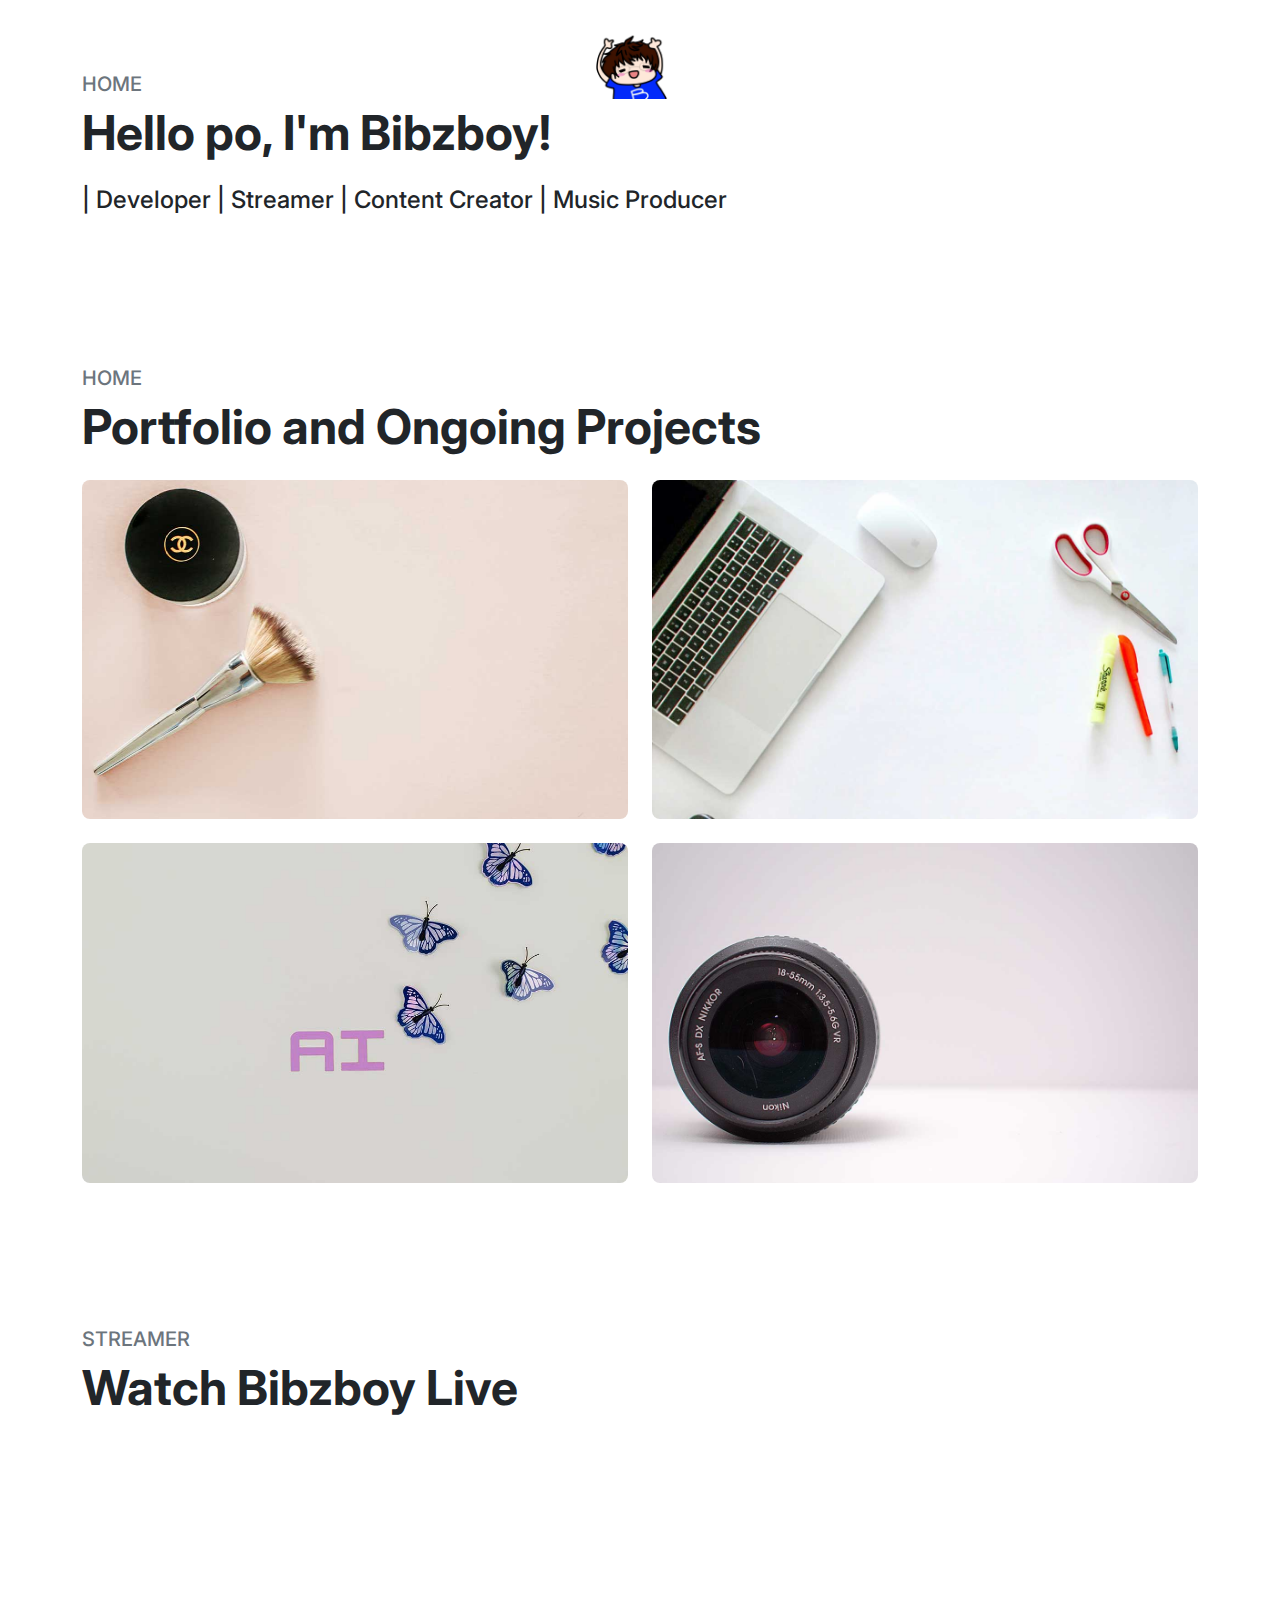
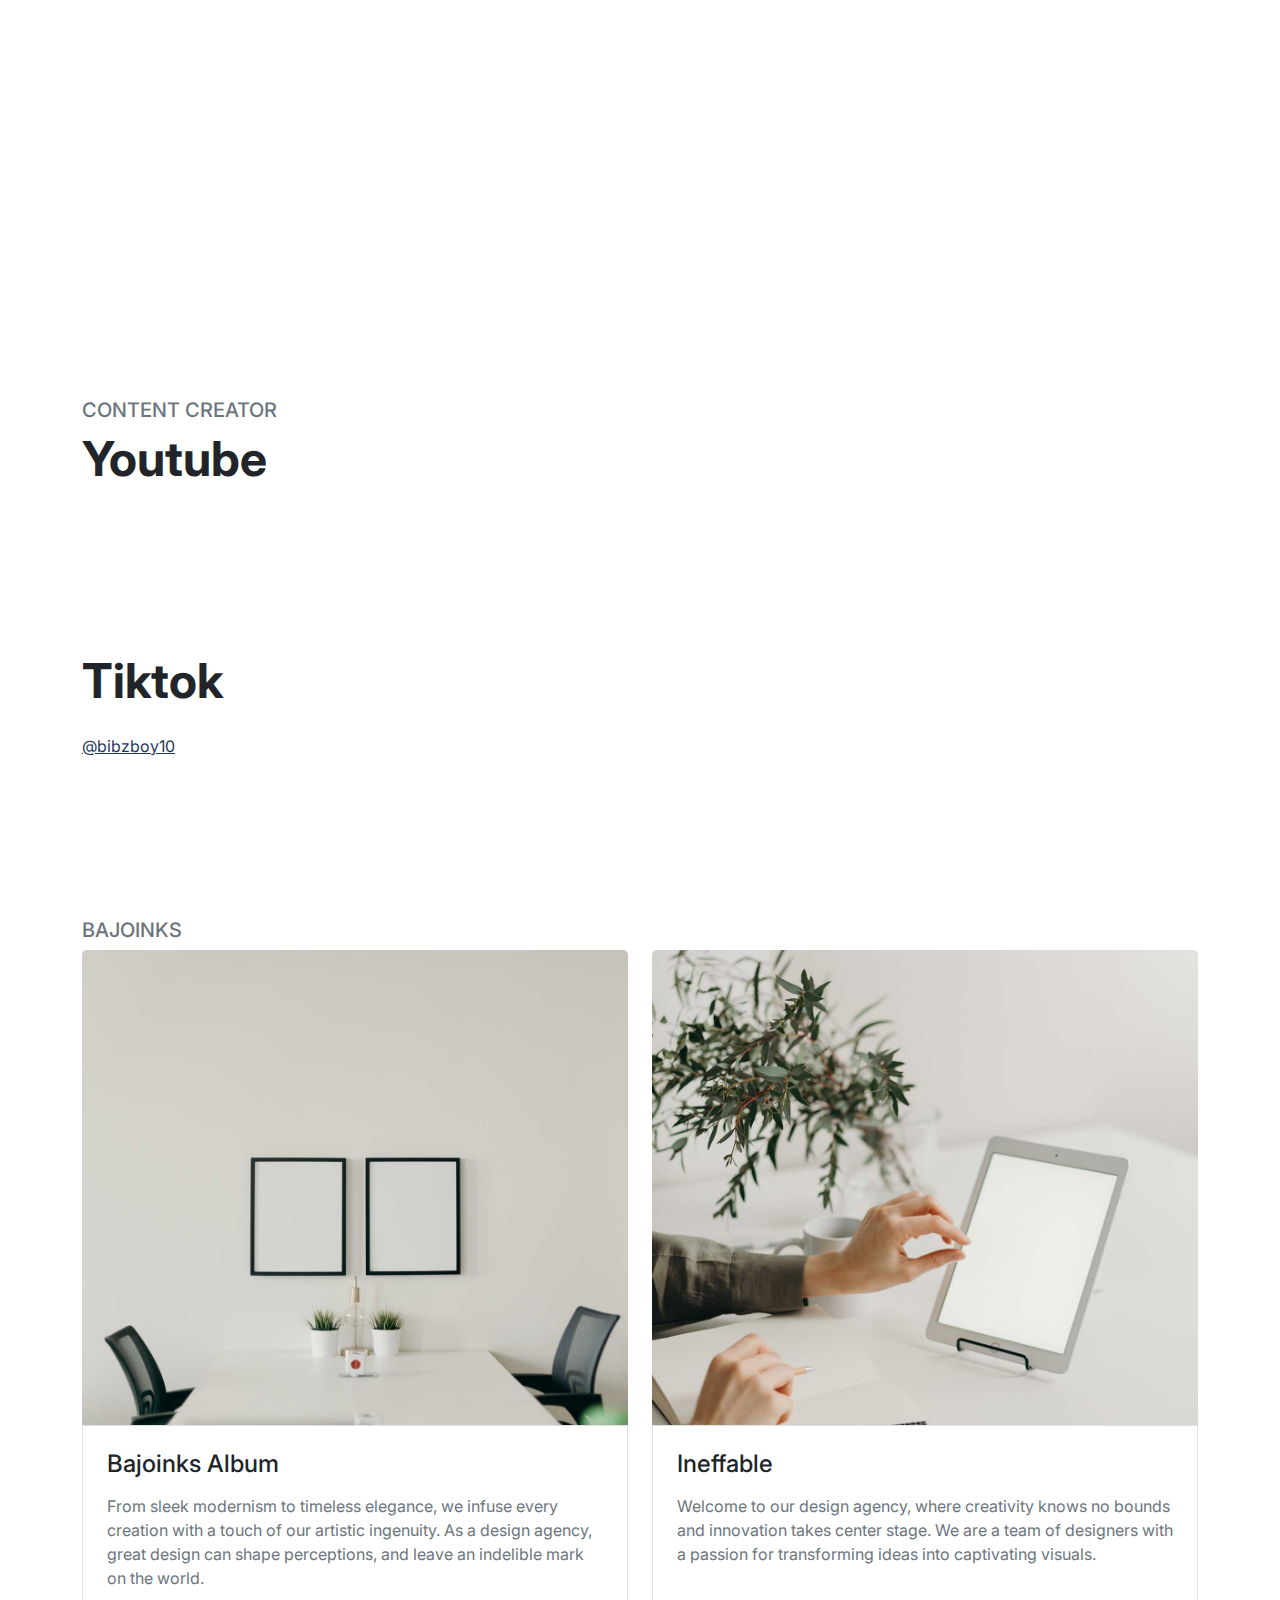
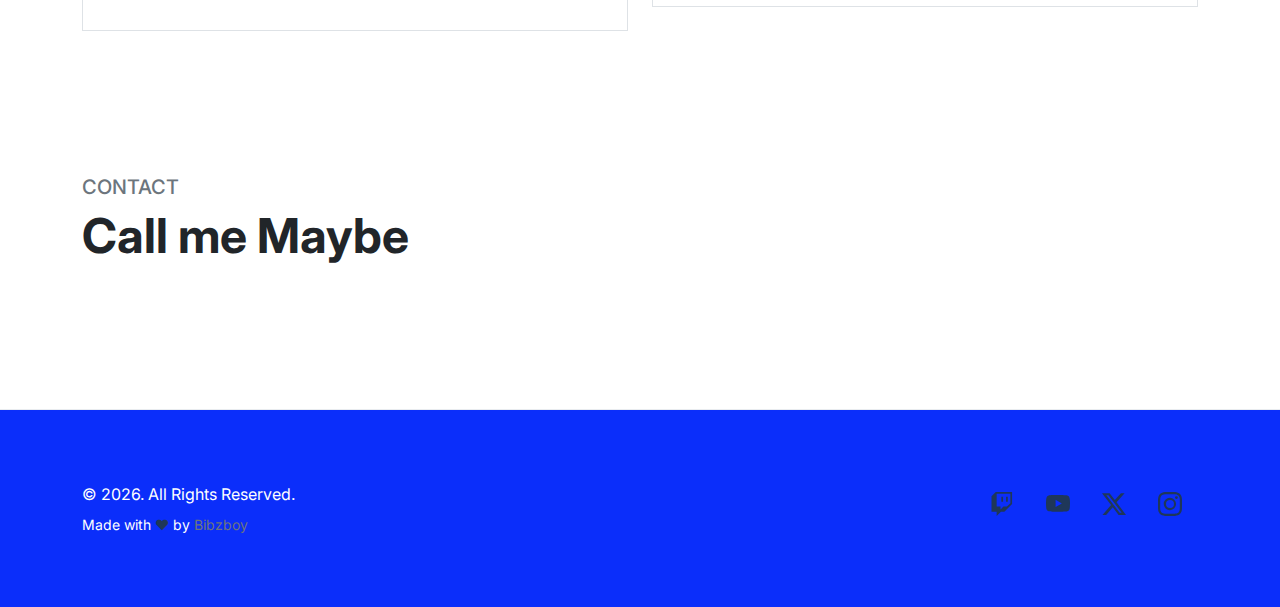
<file: index.html>
<!doctype html>
<html lang="en">

<head>
  <!-- Required Meta Tags -->
  <meta charset="utf-8">
  <meta name="viewport" content="width=device-width, initial-scale=1">

  <!-- Document Title, Description, and Author -->
  <title>Bibzboy</title>
  <meta name="description" content="Personal and Portfolio Website">
  <meta name="author" content="Bibzboy">

  <!-- Favicon and Touch Icons -->
  <link rel="icon" type="image/png" sizes="512x512" href="./assets/bibz/bibz_1.png">

  <!-- Google Fonts Files -->
  <link rel="preconnect" href="https://fonts.googleapis.com">
  <link rel="preconnect" href="https://fonts.gstatic.com" crossorigin>
  <link href="https://fonts.googleapis.com/css2?family=Inter:wght@100;200;300;400;500;600;700;800;900&display=swap" rel="stylesheet">

  <!-- CSS Files -->
  <link rel="stylesheet" href="./assets/css/hawk-bsb.css">

  <!-- BSB Head -->
</head>

<body data-bs-spy="scroll" data-bs-target="#bsb-tpl-navbar" data-bs-smooth-scroll="true" tabindex="0">

  <!-- Header -->
  <header id="header">

    <!-- Navbar 2 - Bootstrap Brain Component -->
    <nav id="scrollspyNav" class="navbar bsb-navbar fixed-top bsb-tpl-navbar-sticky" data-bs-theme="dark" data-bsb-stuck-bg="bg-bibz" data-bsb-stuck-theme="dark" data-bsb-scroll-y-down="10" data-bsb-scroll-y-up="5">
      <div class="container position-relative justify-content-center">
        <a class="navbar-brand" href="index.html">
          <img src="./assets/bibz/bibz_1.png" class="bsb-tpl-logo" alt="">
        </a>
        <button class="navbar-toggler border-0 position-absolute start-0" type="button" data-bs-toggle="offcanvas" data-bs-target="#offcanvasNavbar" aria-controls="offcanvasNavbar">
          <svg xmlns="http://www.w3.org/2000/svg" width="30" height="30" fill="currentColor" class="bi bi-list text-white" viewBox="0 0 16 16">
            <path fill-rule="evenodd" d="M2.5 12a.5.5 0 0 1 .5-.5h10a.5.5 0 0 1 0 1H3a.5.5 0 0 1-.5-.5zm0-4a.5.5 0 0 1 .5-.5h10a.5.5 0 0 1 0 1H3a.5.5 0 0 1-.5-.5zm0-4a.5.5 0 0 1 .5-.5h10a.5.5 0 0 1 0 1H3a.5.5 0 0 1-.5-.5z" />
          </svg>
        </button>
        <div class="offcanvas offcanvas-start bg-bibz" tabindex="-1" id="offcanvasNavbar" aria-labelledby="offcanvasNavbarLabel">
          <div class="offcanvas-header">
            <h2 class="offcanvas-title" id="offcanvasNavbarLabel">Menu</h2>
            <button type="button" class="btn-close" data-bs-dismiss="offcanvas" aria-label="Close"></button>
          </div>
          <div class="offcanvas-body">
            <ul id="bsb-tpl-navbar" class="navbar-nav justify-content-end flex-grow-1 text-w">
              <li class="nav-item">
                <a class="nav-link active text-uppercase fs-1" href="#scrollspyNav" aria-current="page" data-bs-dismiss="offcanvas" data-bs-target="#offcanvasNavbar">Home</a>
              </li>
              <li class="nav-item">
                <a class="nav-link text-uppercase fs-1" href="#scrollspyAbout" data-bs-dismiss="offcanvas" data-bs-target="#offcanvasNavbar">About</a>
              </li>
              <li class="nav-item">
                <a class="nav-link text-uppercase fs-1" href="#scrollspyDeveloper" data-bs-dismiss="offcanvas" data-bs-target="#offcanvasNavbar">Developer</a>
              </li>
              <li class="nav-item">
                <a class="nav-link text-uppercase fs-1" href="#scrollspyStreamer" data-bs-dismiss="offcanvas" data-bs-target="#offcanvasNavbar">Streamer</a>
              </li>
              <li class="nav-item">
                <a class="nav-link text-uppercase fs-1" href="#scrollspyContentCreator" data-bs-dismiss="offcanvas" data-bs-target="#offcanvasNavbar">Content Creator</a>
              </li>
              <li class="nav-item">
                <a class="nav-link text-uppercase fs-1" href="#scrollspyBajoinks" data-bs-dismiss="offcanvas" data-bs-target="#offcanvasNavbar">Bajoinks</a>
              </li>
              <li class="nav-item">
                <a class="nav-link text-uppercase fs-1" href="#scrollspyContact" data-bs-dismiss="offcanvas" data-bs-target="#offcanvasNavbar">Contact and Resume</a>
              </li>
            </ul>
          </div>
        </div>
      </div>
    </nav>
  </header>

  <!-- Main -->
  <main id="main">

    <!-- Section - About -->
    <section id="scrollspyAbout" class="py-3 py-md-5 py-xl-8 pb-xxl-0 bsb-section-pt-xxl-1">
      <div class="container">
        <div class="row">
          <div class="col-12 col-md-10 col-lg-8">
            <h3 class="fs-5 mb-2 text-secondary text-uppercase">Home</h3>
            <h2 class="display-5 fw-bold mb-4">Hello po, I'm Bibzboy!</h2>
            <h4>| Developer | Streamer | Content Creator | Music Producer </h4>
          </div>
        </div>
      </div>
    </section>

    <!-- Section - Developer -->
    <!-- Project 3 - Bootstrap Brain Component -->
    <section id="scrollspyDeveloper" class="py-3 py-md-5 py-xl-8 pb-xxl-0 bsb-section-pt-xxl-1">
      <div class="container">
        <div class="row">
          <div class="col-12 col-md-10 col-lg-8">
            <h3 class="fs-5 mb-2 text-secondary text-uppercase">Home</h3>
            <h2 class="display-5 fw-bold mb-4">Portfolio and Ongoing Projects </h2>
          </div>
        </div>
      </div>

      <div class="container overflow-hidden">
        <div class="row gy-3 gy-lg-4 gy-lg-0x">
          <div class="col-12 col-lg-6">
            <figure class="rounded rounded-3 overflow-hidden bsb-overlay-hover m-0">
              <a href="#!">
                <img class="img-fluid bsb-scale-up bsb-hover-scale" loading="lazy" src="./assets/img/project/project-image-1.jpg" alt="">
              </a>
              <figcaption>
                <h3 class="text-white bsb-hover-fadeInLeft">Statmic Website</h3>
                <div class="text-white bsb-hover-fadeInRight">Personal Website</div>
              </figcaption>
            </figure>
          </div>
          <div class="col-12 col-lg-6">
            <figure class="rounded rounded-3 overflow-hidden bsb-overlay-hover m-0">
              <a href="#!">
                <img class="img-fluid bsb-scale bsb-hover-scale-up" loading="lazy" src="./assets/img/project/project-image-2.jpg" alt="">
              </a>
              <figcaption>
                <h3 class="text-white bsb-hover-fadeInUp">Logo Evolution</h3>
                <div class="text-white bsb-hover-fadeInDown">Design</div>
              </figcaption>
            </figure>
          </div>
          <div class="col-12 col-lg-6">
            <figure class="rounded rounded-3 overflow-hidden bsb-overlay-hover m-0">
              <a href="#!">
                <img class="img-fluid bsb-scale-up bsb-hover-scale" loading="lazy" src="./assets/img/project/project-image-3.jpg" alt="">
              </a>
              <figcaption>
                <h3 class="text-white bsb-hover-fadeInLeft">Machine Learning</h3>
                <div class="text-white bsb-hover-fadeInRight">AI</div>
              </figcaption>
            </figure>
          </div>
          <div class="col-12 col-lg-6">
            <figure class="rounded rounded-3 overflow-hidden bsb-overlay-hover m-0">
              <a href="#!">
                <img class="img-fluid bsb-scale bsb-hover-scale-up" loading="lazy" src="./assets/img/project/project-image-4.jpg" alt="">
              </a>
              <figcaption>
                <h3 class="text-white bsb-hover-fadeInUp">Lens Formula</h3>
                <div class="text-white bsb-hover-fadeInDown">Photography</div>
              </figcaption>
            </figure>
          </div>
        </div>
      </div>
    </section>

    <!-- Section - Streamer -->
    <section id="scrollspyStreamer" class="bsb-service-7 py-3 py-md-5 py-xl-8 pb-xxl-0 bsb-section-pt-xxl-1">
      <div class="container">
        <div class="row">
          <div class="col-12 col-md-10 col-lg-8">
            <h3 class="fs-5 mb-2 text-secondary text-uppercase">Streamer</h3>
            <h2 class="display-5 fw-bold mb-4">Watch Bibzboy Live</h2>
            <div style="left: 0; width: 100%; height: 0; position: relative; padding-bottom: 56.25%;"><iframe src="https://player.twitch.tv/?channel=bibzboy&autoplay=false&parent=iframe.ly&parent=cdn.iframe.ly&parent=iframely.net&parent=iframely.com&parent=if-cdn.com" style="top: 0; left: 0; width: 100%; height: 100%; position: absolute; border: 0;" allowfullscreen scrolling="no" allow="encrypted-media *;"></iframe></div>
          </div>
        </div>
      </div>
    </section>


    <!-- Section - Content Creator -->
    <section id="scrollspyContentCreator" class="py-3 py-md-5 py-xl-8 pb-xxl-0 bsb-section-pt-xxl-1">
      <div class="container">
        <div class="row">
          <div class="col-12 col-md-10 col-lg-8">
            <h3 class="fs-5 mb-2 text-secondary text-uppercase">Content Creator</h3>
            <h2 class="display-5 fw-bold mb-4">Youtube</h2>
            <div class="iframely-embed"><div class="iframely-responsive" style="height: 140px; padding-bottom: 0;"><a href="https://www.youtube.com/channel/UCauKNpurQ3k2DJpyhEKyN8A" data-iframely-url="https://iframely.net/taGNlf7V?theme=dark"></a></div></div><script async src="https://iframely.net/embed.js"></script>
            <h2 class="display-5 fw-bold mb-4">Tiktok</h2>
            <blockquote class="tiktok-embed" cite="https://www.tiktok.com/@bibzboy10" data-unique-id="bibzboy10" data-embed-from="oembed" data-embed-type="creator" style="max-width:780px; min-width:288px;"> <section> <a target="_blank" href="https://www.tiktok.com/@bibzboy10?refer=creator_embed">@bibzboy10</a> </section> </blockquote> <script async onerror="var a=document.createElement('script');a.src='https://iframely.net/files/tiktok-embed.js';document.body.appendChild(a);" src="https://www.tiktok.com/embed.js"></script>
          </div>
        </div>
      </div>
    </section>

    <!-- Section - Bajoinks -->
    <section id="scrollspyBajoinks" class="bsb-pricing-3 bg-py-3 py-md-5 py-xl-8 pb-xxl-0 bsb-section-pt-xxl-1">
      <div class="container">
        <div class="row">
          <div class="col-12 col-md-10 col-lg-8 col-xl-7">
              <h3 class="fs-5 mb-2 text-secondary text-uppercase">Bajoinks</h3>
          </div>
      <div class="container overflow-hidden">
        <div class="row gy-4 gy-lg-0">
          <div class="col-12 col-lg-6">
            <article>
              <div class="card border-0">
                <img class="card-img-top img-fluid m-0" loading="lazy" src="./assets/img/about/about-img-1.jpg" alt="">
                <div class="card-body border bg-white p-4">
                  <div class="entry-header mb-3">
                    <h2 class="card-title entry-title h4 mb-0">
                      <a class="link-dark text-decoration-none" href="#!">Bajoinks Album</a>
                    </h2>
                  </div>
                  <p class="card-text entry-summary text-secondary mb-3">From sleek modernism to timeless elegance, we infuse every creation with a touch of our artistic ingenuity. As a design agency, great design can shape perceptions, and leave an indelible mark on the world.</p>
                </div>
              </div>
            </article>
          </div>
          <div class="col-12 col-lg-6">
            <article>
              <div class="card border-0">
                <img class="card-img-top img-fluid m-0" loading="lazy" src="./assets/img/about/about-img-2.jpg" alt="">
                <div class="card-body border bg-white p-4">
                  <div class="entry-header mb-3">
                    <h2 class="card-title entry-title h4 mb-0">
                      <a class="link-dark text-decoration-none" href="#!">Ineffable</a>
                    </h2>
                  </div>
                  <p class="card-text entry-summary text-secondary mb-3">Welcome to our design agency, where creativity knows no bounds and innovation takes center stage. We are a team of designers with a passion for transforming ideas into captivating visuals.</p>
                </div>
              </div>
            </article>
          </div>
        </div>
      </div>
        </div>
      </div>
        
    </section>

    <!-- Section - Contact -->
    <section id="scrollspyContact" class="py-3 py-md-5 py-xl-8 pb-xxl-0 bsb-section-pt-xxl-1">
      <div class="container">
        <div class="row">
          <div class="col-12 col-md-10 col-lg-8">
            <h3 class="fs-5 mb-2 text-secondary text-uppercase">Contact</h3>
            <h2 class="display-5 fw-bold mb-4 mb-md-5 mb-xl-8">Call me Maybe</h2>
          </div>
        </div>
      </div>
    </section>


  </main>

  <!-- Footer 2 - Bootstrap Brain Component -->
  <footer class="footer">
    <!-- Copyright - Bootstrap Brain Component -->
    <div class="bg-bibz py-4 py-md-5 py-xl-8 border-top border-light-subtle">
      <div class="container overflow-hidden">
        <div class="row gy-4 gy-md-0">
          <div class="col-xs-12 col-md-7 order-1 order-md-0">
            <div class="copyright text-center text-md-start text-white">
              &copy; 2026. All Rights Reserved.
            </div>
            <div class="credits text-secondary text-white text-center text-md-start mt-2 fs-7">
              Made with <span class="text-primary">&#9829;</span> by <a href="https://linktr.ee/bibzboy" class="link-secondary text-decoration-none">Bibzboy</a>
            </div>
          </div>

          <div class="col-xs-12 col-md-5 order-0 order-md-1">
            <ul class="nav justify-content-center justify-content-md-end">
              <li class="nav-item">
                <a class="nav-link" href="https://www.twitch.tv/bibzboy">
                  <svg xmlns="http://www.w3.org/2000/svg" width="24" height="24" fill="currentColor" class="bi bi-twitch" viewBox="0 0 16 16">
                    <path d="M3.857 0 1 2.857v10.286h3.429V16l2.857-2.857H9.57L14.714 8V0zm9.714 7.429-2.285 2.285H9l-2 2v-2H4.429V1.143h9.142z"/>
                    <path d="M11.857 3.143h-1.143V6.57h1.143zm-3.143 0H7.571V6.57h1.143z"/>
                  </svg>
                </a>
              </li>
              <li class="nav-item">
                <a class="nav-link" href="https://www.youtube.com/@Bibzboy">
                  <svg xmlns="http://www.w3.org/2000/svg" width="24" height="24" fill="currentColor" class="bi bi-youtube" viewBox="0 0 16 16">
                    <path d="M8.051 1.999h.089c.822.003 4.987.033 6.11.335a2.01 2.01 0 0 1 1.415 1.42c.101.38.172.883.22 1.402l.01.104.022.26.008.104c.065.914.073 1.77.074 1.957v.075c-.001.194-.01 1.108-.082 2.06l-.008.105-.009.104c-.05.572-.124 1.14-.235 1.558a2.007 2.007 0 0 1-1.415 1.42c-1.16.312-5.569.334-6.18.335h-.142c-.309 0-1.587-.006-2.927-.052l-.17-.006-.087-.004-.171-.007-.171-.007c-1.11-.049-2.167-.128-2.654-.26a2.007 2.007 0 0 1-1.415-1.419c-.111-.417-.185-.986-.235-1.558L.09 9.82l-.008-.104A31.4 31.4 0 0 1 0 7.68v-.123c.002-.215.01-.958.064-1.778l.007-.103.003-.052.008-.104.022-.26.01-.104c.048-.519.119-1.023.22-1.402a2.007 2.007 0 0 1 1.415-1.42c.487-.13 1.544-.21 2.654-.26l.17-.007.172-.006.086-.003.171-.007A99.788 99.788 0 0 1 7.858 2h.193zM6.4 5.209v4.818l4.157-2.408L6.4 5.209z" />
                  </svg>
                </a>
              </li>
              <li class="nav-item">
                <a class="nav-link" href="https://x.com/bibzboy10">
                  <svg xmlns="http://www.w3.org/2000/svg" width="24" height="24" fill="currentColor" class="bi bi-twitter-x" viewBox="0 0 16 16">
                    <path d="M12.6.75h2.454l-5.36 6.142L16 15.25h-4.937l-3.867-5.07-4.425 5.07H.316l5.733-6.57L0 .75h5.063l3.495 4.633L12.601.75Zm-.86 13.028h1.36L4.323 2.145H2.865z"/>
                  </svg>
                </a>
              </li>
              <li class="nav-item">
                <a class="nav-link" href="https://www.instagram.com/bibzboy/">
                  <svg xmlns="http://www.w3.org/2000/svg" width="24" height="24" fill="currentColor" class="bi bi-instagram" viewBox="0 0 16 16">
                    <path d="M8 0C5.829 0 5.556.01 4.703.048 3.85.088 3.269.222 2.76.42a3.917 3.917 0 0 0-1.417.923A3.927 3.927 0 0 0 .42 2.76C.222 3.268.087 3.85.048 4.7.01 5.555 0 5.827 0 8.001c0 2.172.01 2.444.048 3.297.04.852.174 1.433.372 1.942.205.526.478.972.923 1.417.444.445.89.719 1.416.923.51.198 1.09.333 1.942.372C5.555 15.99 5.827 16 8 16s2.444-.01 3.298-.048c.851-.04 1.434-.174 1.943-.372a3.916 3.916 0 0 0 1.416-.923c.445-.445.718-.891.923-1.417.197-.509.332-1.09.372-1.942C15.99 10.445 16 10.173 16 8s-.01-2.445-.048-3.299c-.04-.851-.175-1.433-.372-1.941a3.926 3.926 0 0 0-.923-1.417A3.911 3.911 0 0 0 13.24.42c-.51-.198-1.092-.333-1.943-.372C10.443.01 10.172 0 7.998 0h.003zm-.717 1.442h.718c2.136 0 2.389.007 3.232.046.78.035 1.204.166 1.486.275.373.145.64.319.92.599.28.28.453.546.598.92.11.281.24.705.275 1.485.039.843.047 1.096.047 3.231s-.008 2.389-.047 3.232c-.035.78-.166 1.203-.275 1.485a2.47 2.47 0 0 1-.599.919c-.28.28-.546.453-.92.598-.28.11-.704.24-1.485.276-.843.038-1.096.047-3.232.047s-2.39-.009-3.233-.047c-.78-.036-1.203-.166-1.485-.276a2.478 2.478 0 0 1-.92-.598 2.48 2.48 0 0 1-.6-.92c-.109-.281-.24-.705-.275-1.485-.038-.843-.046-1.096-.046-3.233 0-2.136.008-2.388.046-3.231.036-.78.166-1.204.276-1.486.145-.373.319-.64.599-.92.28-.28.546-.453.92-.598.282-.11.705-.24 1.485-.276.738-.034 1.024-.044 2.515-.045v.002zm4.988 1.328a.96.96 0 1 0 0 1.92.96.96 0 0 0 0-1.92zm-4.27 1.122a4.109 4.109 0 1 0 0 8.217 4.109 4.109 0 0 0 0-8.217zm0 1.441a2.667 2.667 0 1 1 0 5.334 2.667 2.667 0 0 1 0-5.334z" />
                  </svg>
                </a>
              </li>
            </ul>
          </div>
        </div>
      </div>
    </div>
  </footer>
  <!-- Javascript Files: Vendors -->
  <script src="https://unpkg.com/bootstrap@5.3.3/dist/js/bootstrap.bundle.min.js"></script>

  <!-- Javascript Files: Controllers -->
  <script src="./assets/controller/hawk-bsb.js"></script>

  <!-- BSB Body End -->
</body>

</html>
</file>
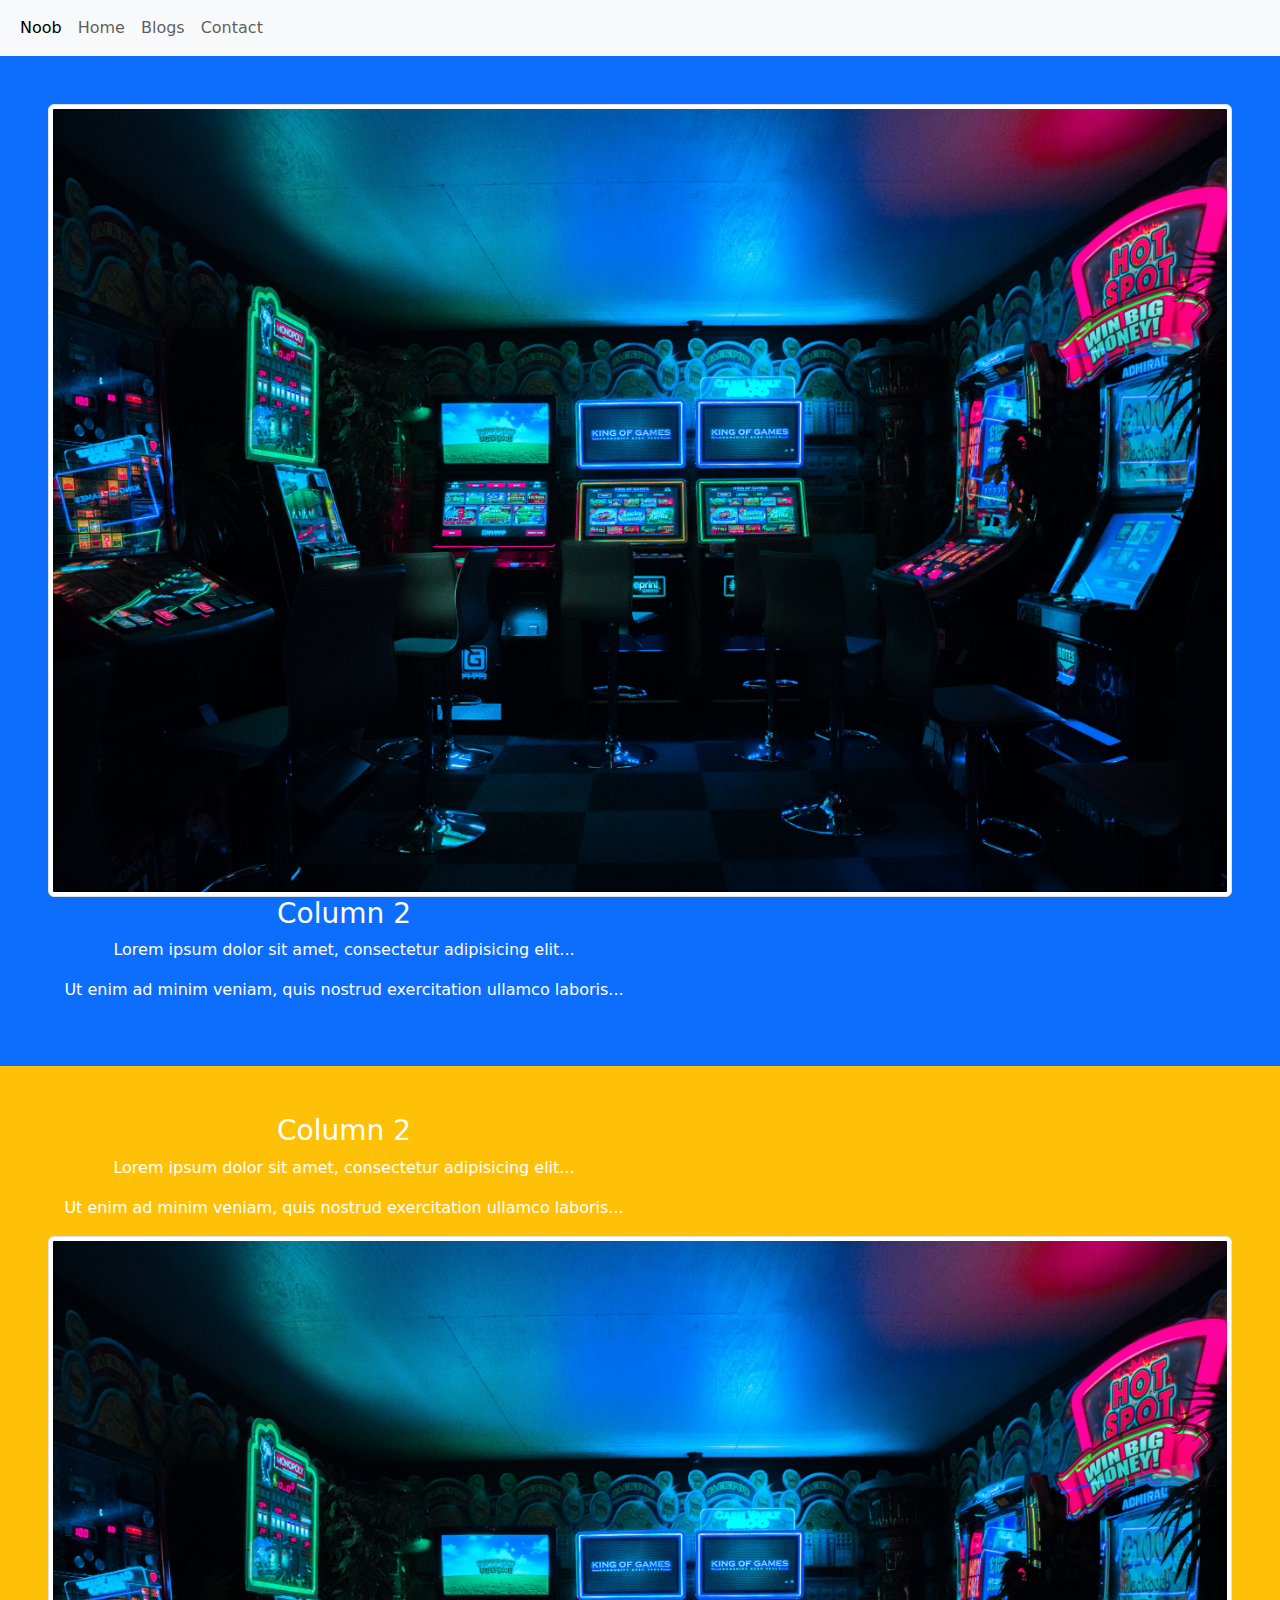
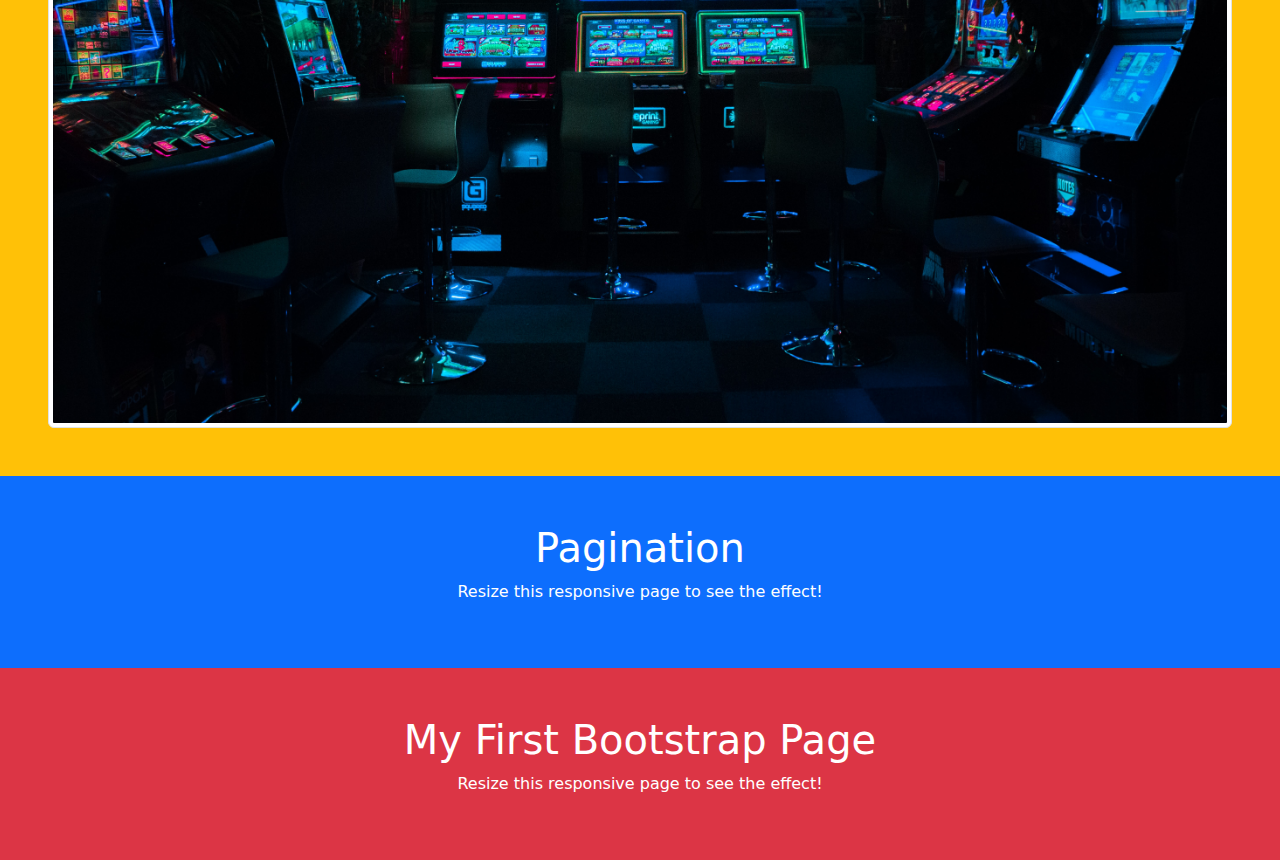
<file: blog-page.html>
<!DOCTYPE html>
<html lang="en">
<head>
  <title>Noob Gaming</title>
  <meta charset="utf-8">
  <meta name="viewport" content="width=device-width, initial-scale=1">
  <link href="https://cdn.jsdelivr.net/npm/bootstrap@5.1.3/dist/css/bootstrap.min.css" rel="stylesheet">
  <script src="https://cdn.jsdelivr.net/npm/bootstrap@5.1.3/dist/js/bootstrap.bundle.min.js"></script>
</head>
<body>


<!--Navigation Bar-->
<nav class="navbar navbar-expand-sm bg-light navbar-light">
  <div class="container-fluid">
    <ul class="navbar-nav">
      <li class="nav-item">
        <a class="nav-link active" href="#">Noob</a>
      </li>
     <li class="nav-item">
        <a class="nav-link" href="#">Home</a>
      </li>
      <li class="nav-item">
        <a class="nav-link" href="#">Blogs</a>
      </li>
      <li class="nav-item">
        <a class="nav-link" href="#">Contact</a>
      </li>
    </ul>
  </div>
</nav>
<!--/Navigation Bar-->



<div class="container-fluid p-5 bg-primary text-white text-center">
  <img class="img-fluid img-thumbnail" src="assets/images/homepage.jpg" alt="Homepage">
  <div class="col-sm-6">
    <h3>Column 2</h3>
    <p>Lorem ipsum dolor sit amet, consectetur adipisicing elit...</p>
    <p>Ut enim ad minim veniam, quis nostrud exercitation ullamco laboris...</p>
  </div>
</div>


<div class="container-fluid p-5 bg-warning text-white text-center">
  
  <div class="col-sm-6">
    <h3>Column 2</h3>
    <p>Lorem ipsum dolor sit amet, consectetur adipisicing elit...</p>
    <p>Ut enim ad minim veniam, quis nostrud exercitation ullamco laboris...</p>
  </div>

  <img class="img-fluid img-thumbnail" src="assets/images/homepage.jpg" alt="Homepage">
</div>
<!--Pagination--->
<div class="container-fluid p-5 bg-primary text-white text-center">
  <h1>Pagination</h1>
  <p>Resize this responsive page to see the effect!</p> 
  </div>
<!--/Pagination--->
  

</body>


<footer>
<div class="container-fluid p-5 bg-danger text-white text-center">
  <h1>My First Bootstrap Page</h1>
  <p>Resize this responsive page to see the effect!</p> 
  </div>
</footer>


</html>
</file>
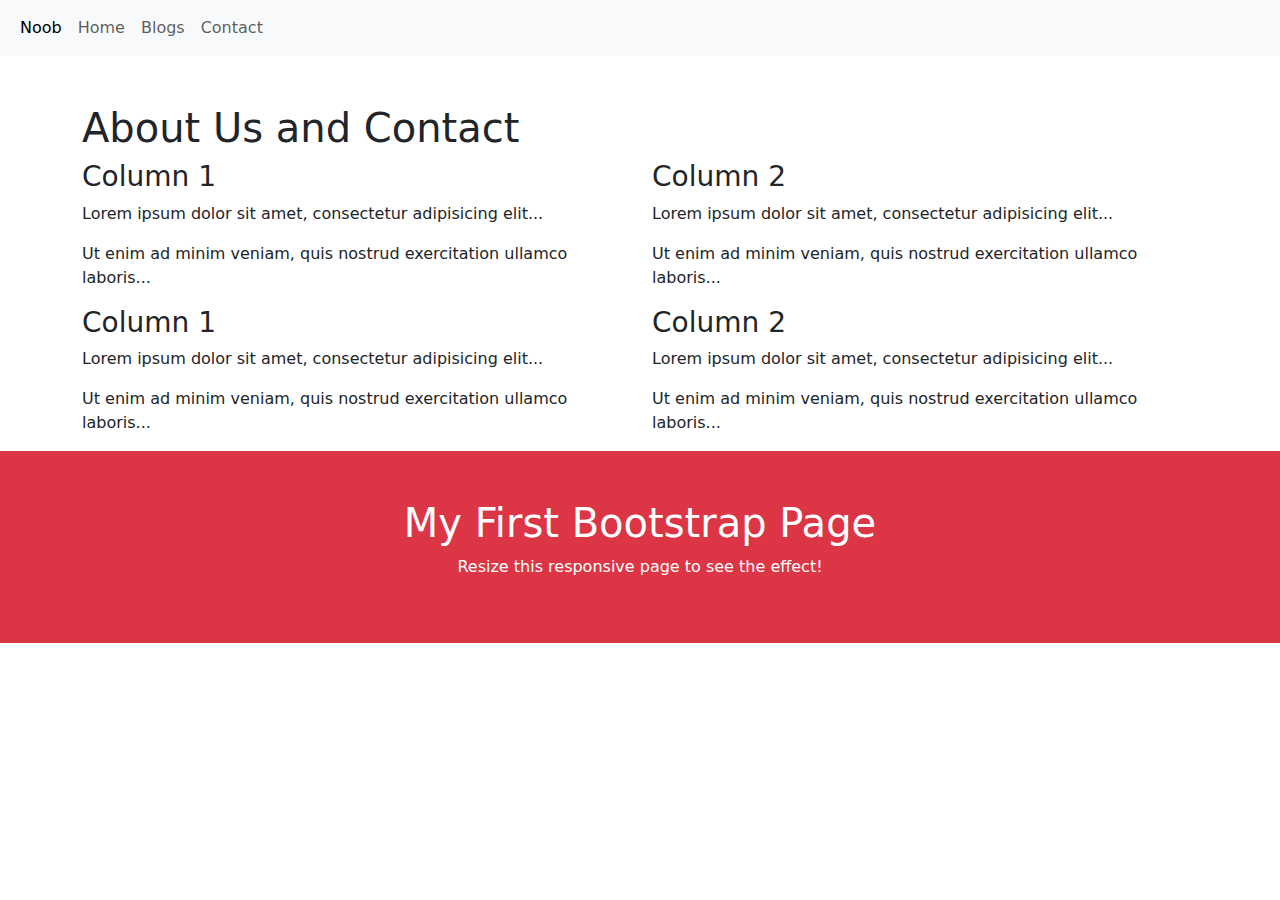
<file: contacts.html>
<!DOCTYPE html>
<html lang="en">
	<head>
		<title>Noob Gaming</title>
		<meta charset="utf-8" />
		<meta name="viewport" content="width=device-width, initial-scale=1" />
		<link
			href="https://cdn.jsdelivr.net/npm/bootstrap@5.1.3/dist/css/bootstrap.min.css"
			rel="stylesheet"
		/>
		<script src="https://cdn.jsdelivr.net/npm/bootstrap@5.1.3/dist/js/bootstrap.bundle.min.js"></script>
	</head>
	<body>
		<!--Navigation Bar-->
		<nav class="navbar navbar-expand-sm bg-light navbar-light">
			<div class="container-fluid">
				<ul class="navbar-nav">
					<li class="nav-item">
						<a class="nav-link active" href="#">Noob</a>
					</li>
					<li class="nav-item">
						<a class="nav-link" href="#">Home</a>
					</li>
					<li class="nav-item">
						<a class="nav-link" href="#">Blogs</a>
					</li>
					<li class="nav-item">
						<a class="nav-link" href="#">Contact</a>
					</li>
				</ul>
			</div>
		</nav>
		<!--/Navigation Bar-->

		<div class="container mt-5">
			<h1>About Us and Contact</h1>
			<div class="row">
				<div class="col-sm-6">
					<h3>Column 1</h3>
					<p>Lorem ipsum dolor sit amet, consectetur adipisicing elit...</p>
					<p>
						Ut enim ad minim veniam, quis nostrud exercitation ullamco
						laboris...
					</p>
				</div>
				<div class="col-sm-6">
					<h3>Column 2</h3>
					<p>Lorem ipsum dolor sit amet, consectetur adipisicing elit...</p>
					<p>
						Ut enim ad minim veniam, quis nostrud exercitation ullamco
						laboris...
					</p>
				</div>
			</div>

			<div class="row">
				<div class="col-sm-6">
					<h3>Column 1</h3>
					<p>Lorem ipsum dolor sit amet, consectetur adipisicing elit...</p>
					<p>
						Ut enim ad minim veniam, quis nostrud exercitation ullamco
						laboris...
					</p>
				</div>
				<div class="col-sm-6">
					<h3>Column 2</h3>
					<p>Lorem ipsum dolor sit amet, consectetur adipisicing elit...</p>
					<p>
						Ut enim ad minim veniam, quis nostrud exercitation ullamco
						laboris...
					</p>
				</div>
			</div>
		</div>
	</body>

	<footer>
		<div class="container-fluid p-5 bg-danger text-white text-center">
			<h1>My First Bootstrap Page</h1>
			<p>Resize this responsive page to see the effect!</p>
		</div>
	</footer>
</html>
</file>
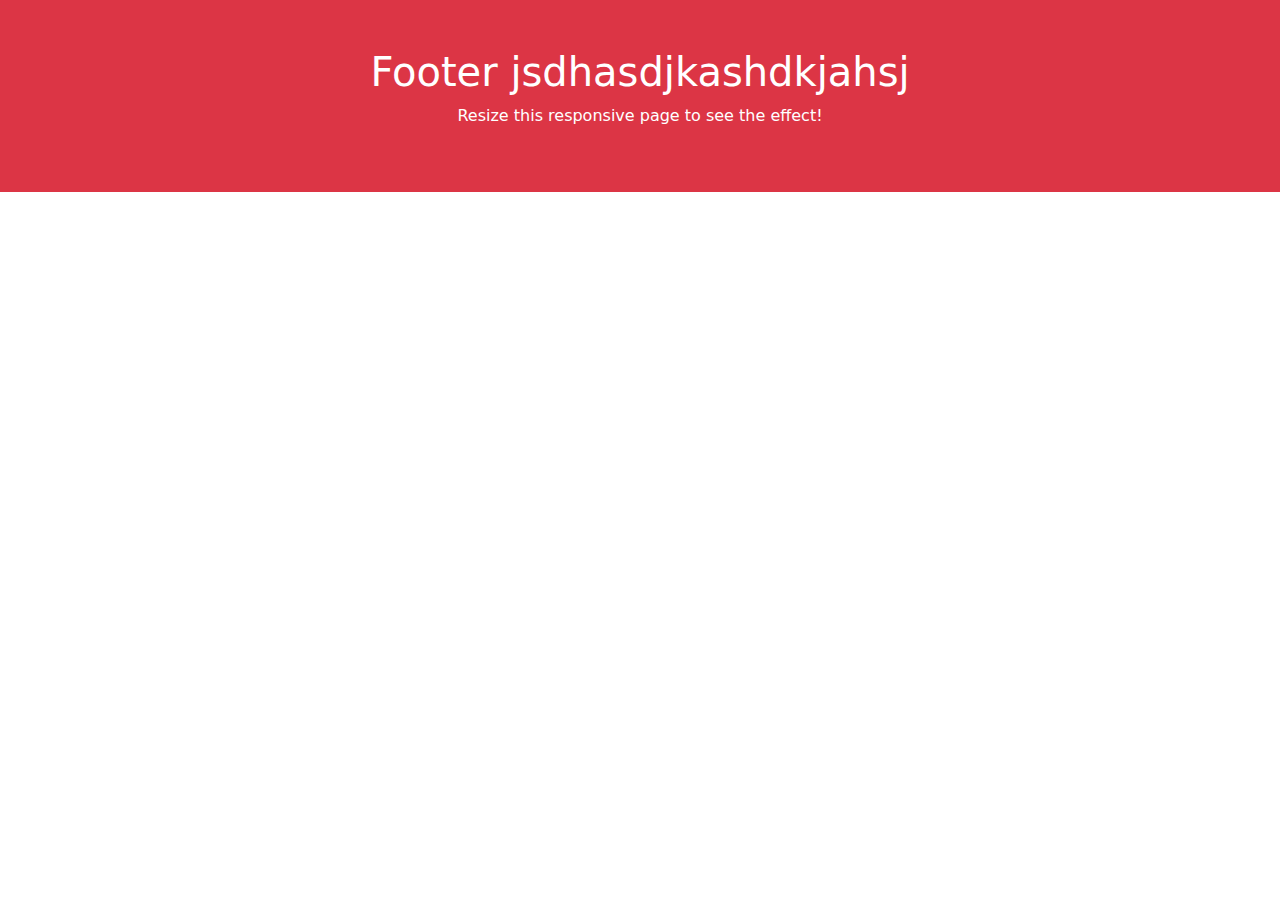
<file: footer.html>
<!DOCTYPE html>
<html lang="en">
	<head>
		<title>Noob Gaming</title>
		<meta charset="utf-8" />
		<meta name="viewport" content="width=device-width, initial-scale=1" />
		<link
			href="https://cdn.jsdelivr.net/npm/bootstrap@5.1.3/dist/css/bootstrap.min.css"
			rel="stylesheet"
		/>
		<script src="https://cdn.jsdelivr.net/npm/bootstrap@5.1.3/dist/js/bootstrap.bundle.min.js"></script>
	</head>
	

	<footer>
		<div class="container-fluid p-5 bg-danger text-white text-center">
			<h1>Footer jsdhasdjkashdkjahsj</h1>
			<p>Resize this responsive page to see the effect!</p>
		</div>
	</footer>
</html>
</file>
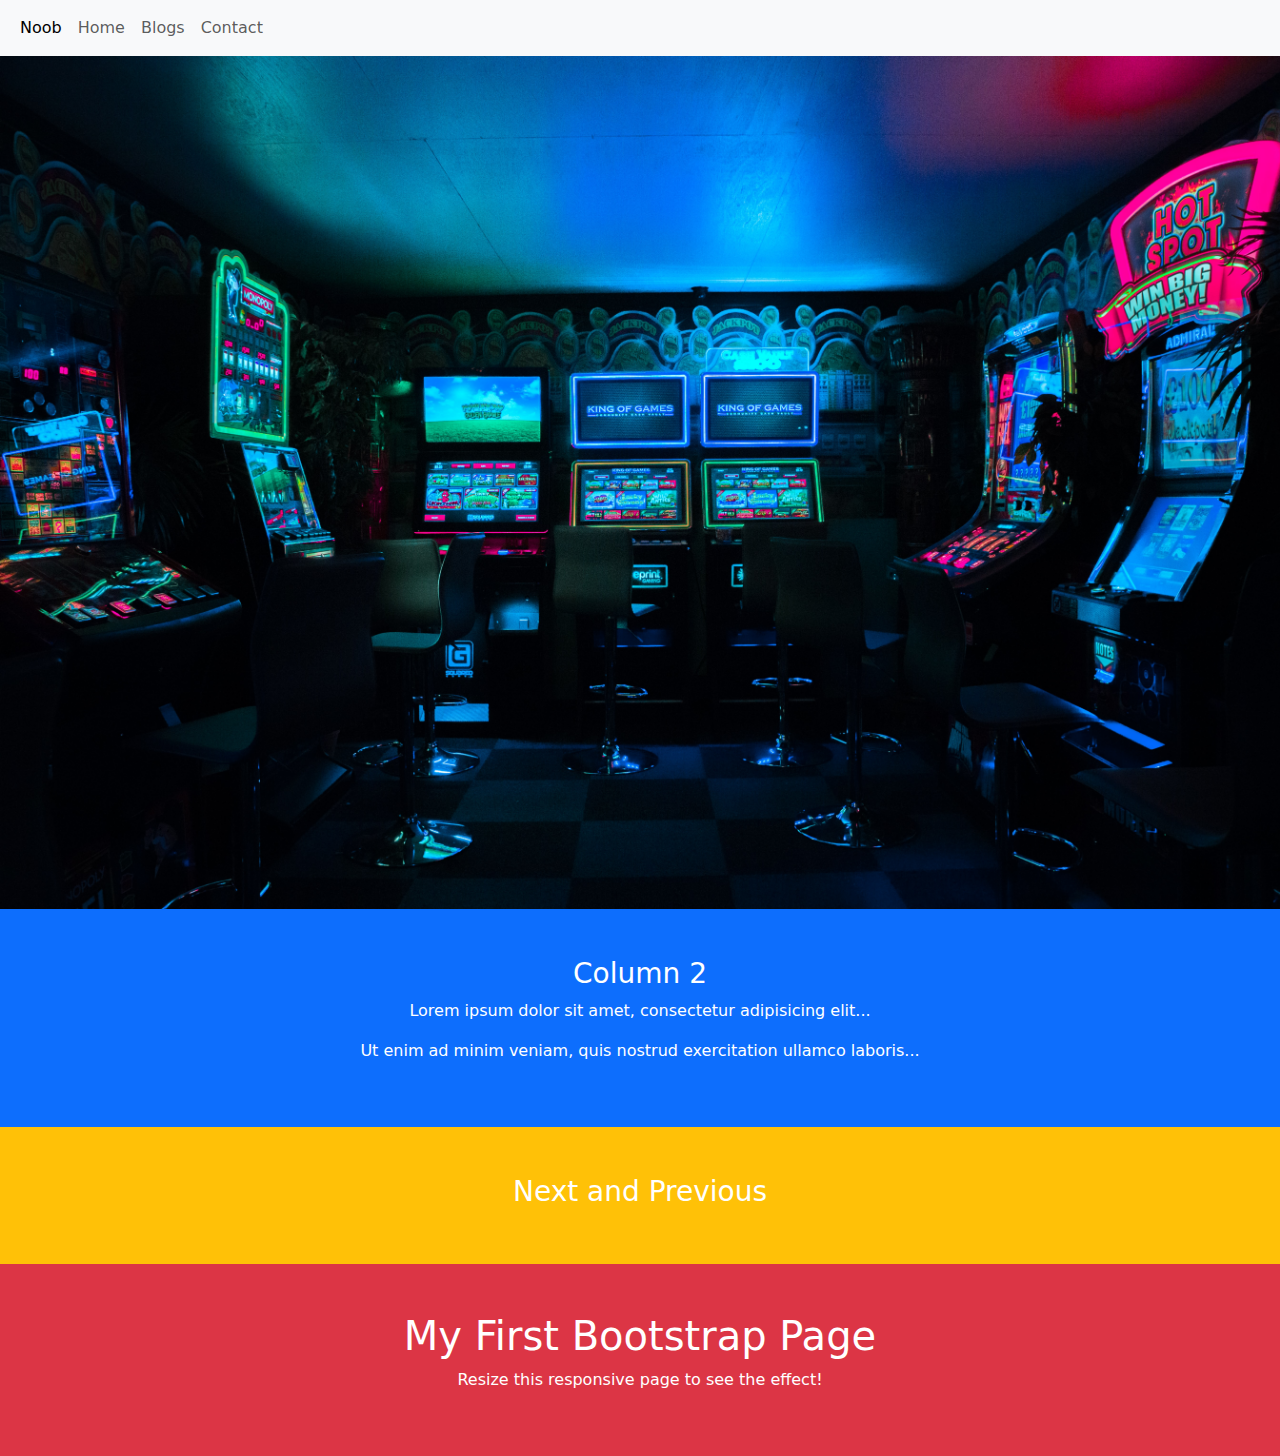
<file: subblog-page.html>
<!DOCTYPE html>
<html lang="en">
	<head>
		<title>Noob Gaming</title>
		<meta charset="utf-8" />
		<meta name="viewport" content="width=device-width, initial-scale=1" />
		<link
			href="https://cdn.jsdelivr.net/npm/bootstrap@5.1.3/dist/css/bootstrap.min.css"
			rel="stylesheet"
		/>
		<script src="https://cdn.jsdelivr.net/npm/bootstrap@5.1.3/dist/js/bootstrap.bundle.min.js"></script>
	</head>
	<body>
		<!--Navigation Bar-->
		<nav class="navbar navbar-expand-sm bg-light navbar-light">
			<div class="container-fluid">
				<ul class="navbar-nav">
					<li class="nav-item">
						<a class="nav-link active" href="#">Noob</a>
					</li>
					<li class="nav-item">
						<a class="nav-link" href="#">Home</a>
					</li>
					<li class="nav-item">
						<a class="nav-link" href="#">Blogs</a>
					</li>
					<li class="nav-item">
						<a class="nav-link" href="#">Contact</a>
					</li>
				</ul>
			</div>
		</nav>
		<!--/Navigation Bar-->
		<img class="img-fluid" src="assets/images/homepage.jpg" alt="Homepage" />

		<div class="container-fluid p-5 bg-primary text-white text-center">
			<div class="col-sm-12">
				<h3>Column 2</h3>
				<p>Lorem ipsum dolor sit amet, consectetur adipisicing elit...</p>
				<p>
					Ut enim ad minim veniam, quis nostrud exercitation ullamco laboris...
				</p>
			</div>
		</div>

		<div class="container-fluid p-5 bg-warning text-white text-center">
			<div class="col-sm-12">
				<h3>Next and Previous</h3>
			</div>
		</div>
	</body>

	<footer>
		<div class="container-fluid p-5 bg-danger text-white text-center">
			<h1>My First Bootstrap Page</h1>
			<p>Resize this responsive page to see the effect!</p>
		</div>
	</footer>
</html>
</file>
